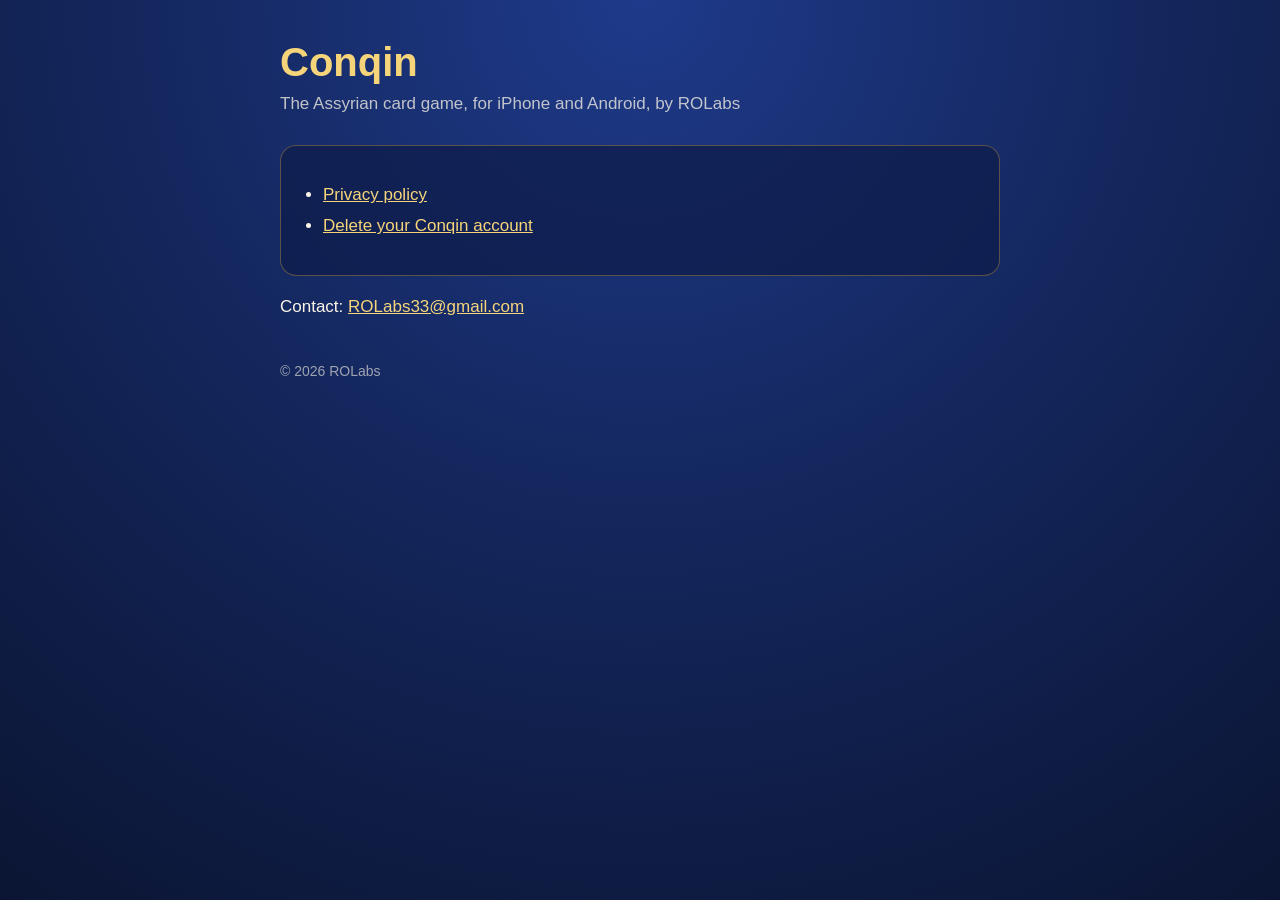
<file: index.html>
<!doctype html>
<html lang="en">
<head>
<meta charset="utf-8">
<meta name="viewport" content="width=device-width, initial-scale=1">
<title>Conqin</title>
<link rel="stylesheet" href="style.css">
</head>
<body>
<main>
<h1>Conqin</h1>
<p class="sub">The Assyrian card game, for iPhone and Android, by ROLabs</p>
<div class="card">
<ul>
<li><a href="privacy.html">Privacy policy</a></li>
<li><a href="delete-account.html">Delete your Conqin account</a></li>
</ul>
</div>
<p>Contact: <a href="mailto:ROLabs33@gmail.com">ROLabs33@gmail.com</a></p>
<footer>© 2026 ROLabs</footer>
</main>
</body>
</html>
</file>
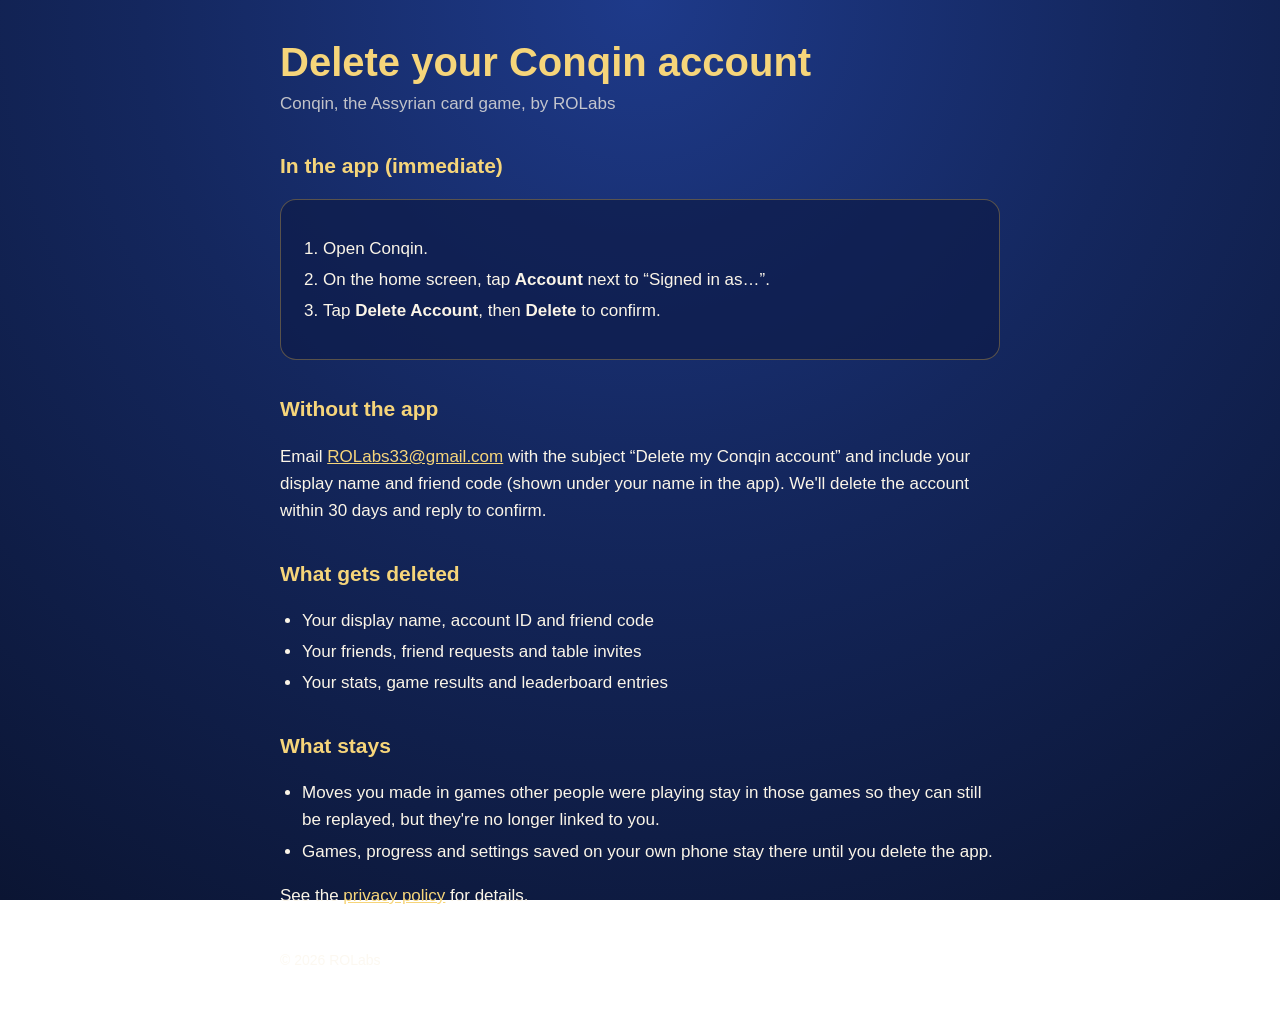
<file: delete-account.html>
<!doctype html>
<html lang="en">
<head>
<meta charset="utf-8">
<meta name="viewport" content="width=device-width, initial-scale=1">
<title>Delete your Conqin account</title>
<link rel="stylesheet" href="style.css">
</head>
<body>
<main>
<h1>Delete your Conqin account</h1>
<p class="sub">Conqin, the Assyrian card game, by ROLabs</p>

<h2>In the app (immediate)</h2>
<div class="card">
<ol>
<li>Open Conqin.</li>
<li>On the home screen, tap <strong>Account</strong> next to “Signed in as…”.</li>
<li>Tap <strong>Delete Account</strong>, then <strong>Delete</strong> to confirm.</li>
</ol>
</div>

<h2>Without the app</h2>
<p>Email <a href="mailto:ROLabs33@gmail.com?subject=Delete%20my%20Conqin%20account">ROLabs33@gmail.com</a> with the subject
“Delete my Conqin account” and include your display name and friend code (shown under your name in the app).
We'll delete the account within 30 days and reply to confirm.</p>

<h2>What gets deleted</h2>
<ul>
<li>Your display name, account ID and friend code</li>
<li>Your friends, friend requests and table invites</li>
<li>Your stats, game results and leaderboard entries</li>
</ul>
<h2>What stays</h2>
<ul>
<li>Moves you made in games other people were playing stay in those games so they can still be replayed, but they're no longer linked to you.</li>
<li>Games, progress and settings saved on your own phone stay there until you delete the app.</li>
</ul>
<p>See the <a href="privacy.html">privacy policy</a> for details.</p>
<footer>© 2026 ROLabs</footer>
</main>
</body>
</html>
</file>
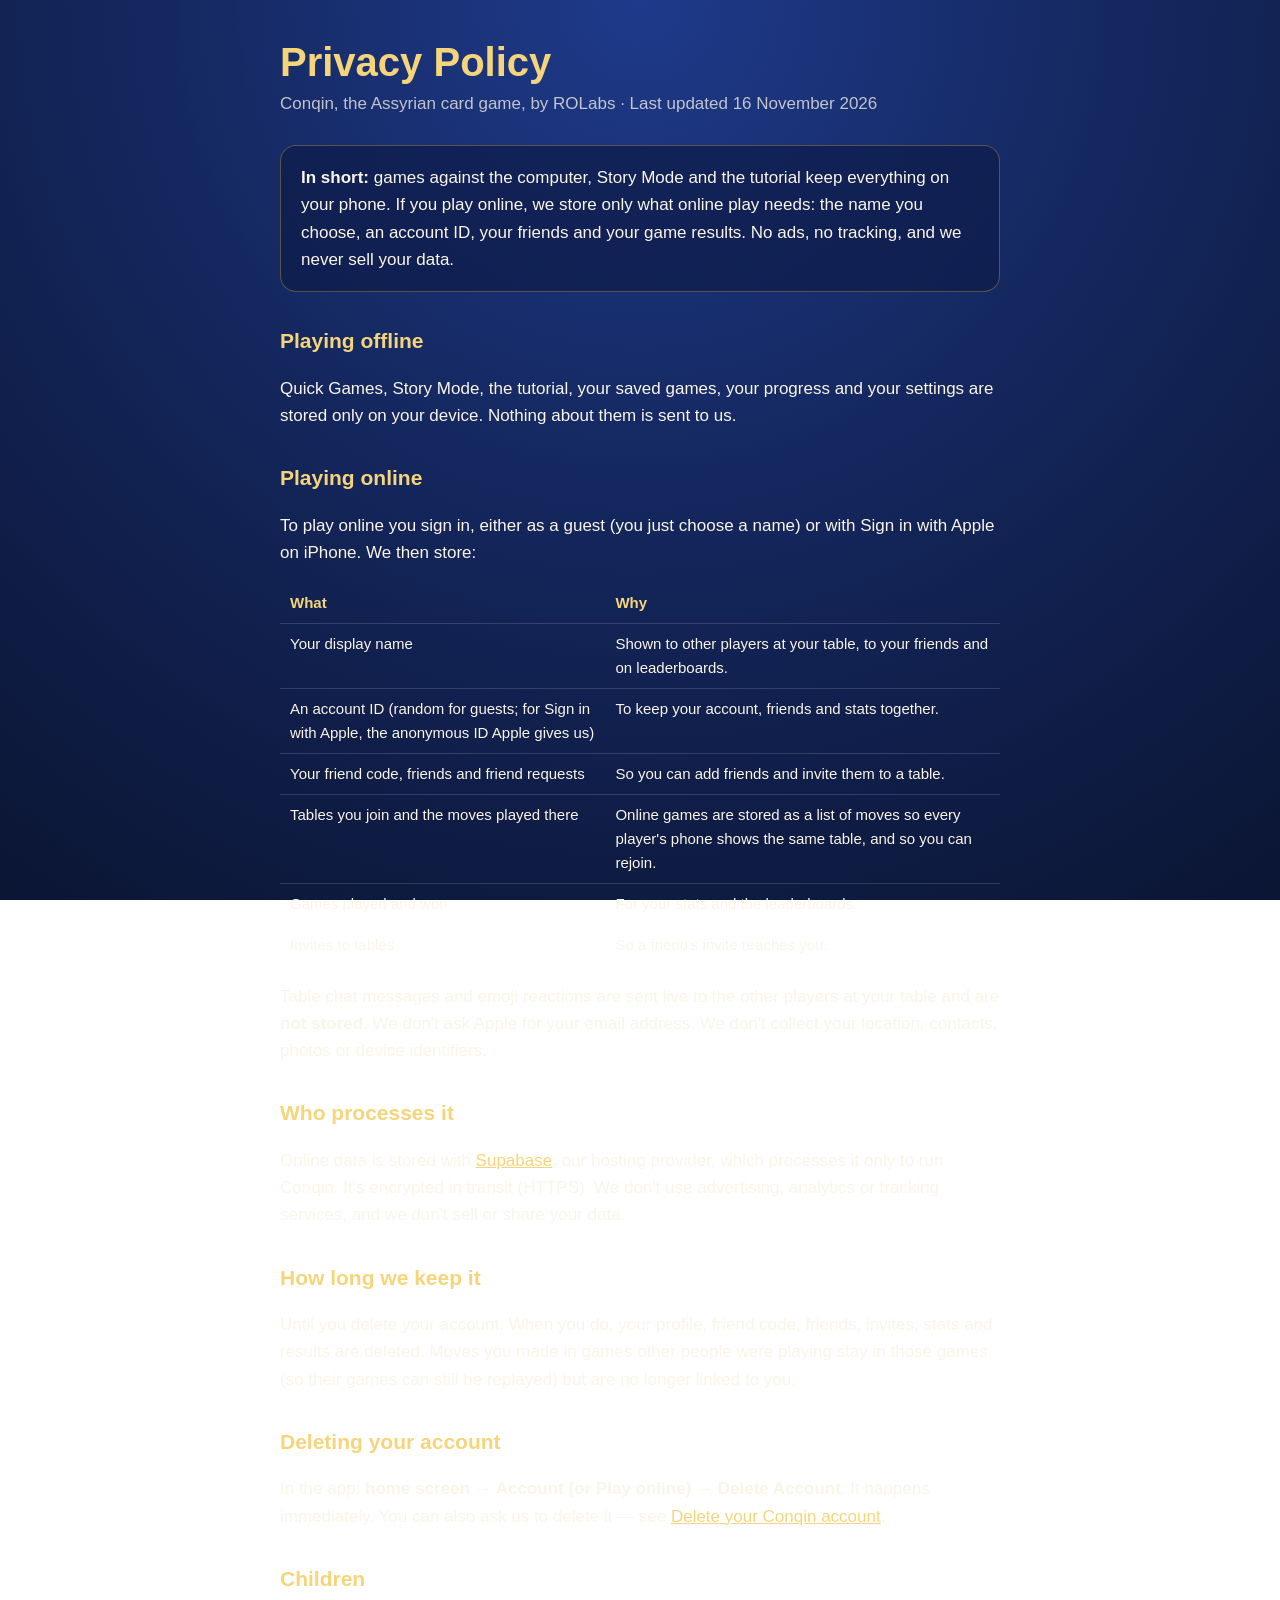
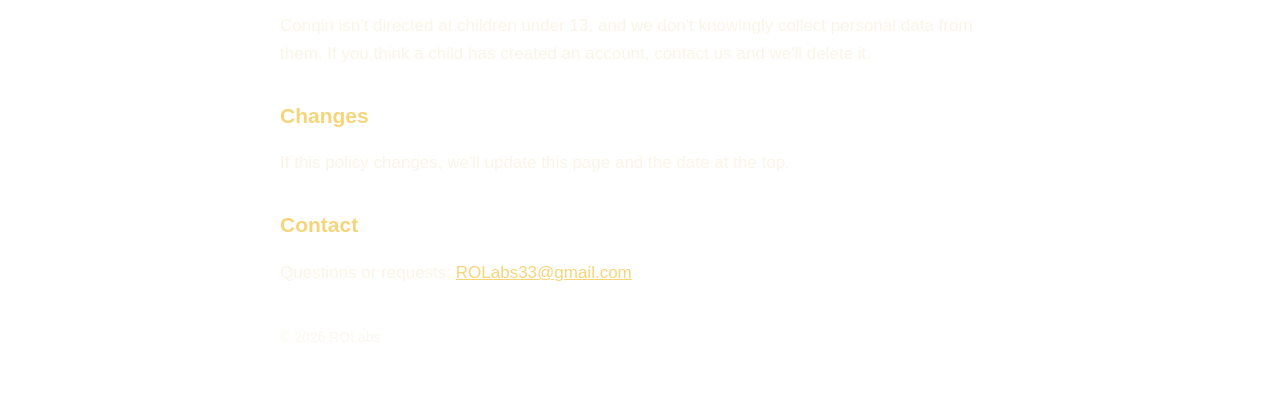
<file: privacy.html>
<!doctype html>
<html lang="en">
<head>
<meta charset="utf-8">
<meta name="viewport" content="width=device-width, initial-scale=1">
<title>Conqin Privacy Policy</title>
<link rel="stylesheet" href="style.css">
</head>
<body>
<main>
<h1>Privacy Policy</h1>
<p class="sub">Conqin, the Assyrian card game, by ROLabs · Last updated 16 November 2026</p>

<div class="card">
<strong>In short:</strong> games against the computer, Story Mode and the tutorial keep everything on your phone.
If you play online, we store only what online play needs: the name you choose, an account ID, your friends and your game results.
No ads, no tracking, and we never sell your data.
</div>

<h2>Playing offline</h2>
<p>Quick Games, Story Mode, the tutorial, your saved games, your progress and your settings are stored only on your device.
Nothing about them is sent to us.</p>

<h2>Playing online</h2>
<p>To play online you sign in, either as a guest (you just choose a name) or with Sign in with Apple on iPhone. We then store:</p>
<table>
<tr><th>What</th><th>Why</th></tr>
<tr><td>Your display name</td><td>Shown to other players at your table, to your friends and on leaderboards.</td></tr>
<tr><td>An account ID (random for guests; for Sign in with Apple, the anonymous ID Apple gives us)</td><td>To keep your account, friends and stats together.</td></tr>
<tr><td>Your friend code, friends and friend requests</td><td>So you can add friends and invite them to a table.</td></tr>
<tr><td>Tables you join and the moves played there</td><td>Online games are stored as a list of moves so every player's phone shows the same table, and so you can rejoin.</td></tr>
<tr><td>Games played and won</td><td>For your stats and the leaderboards.</td></tr>
<tr><td>Invites to tables</td><td>So a friend's invite reaches you.</td></tr>
</table>
<p>Table chat messages and emoji reactions are sent live to the other players at your table and are <strong>not stored</strong>.
We don't ask Apple for your email address. We don't collect your location, contacts, photos or device identifiers.</p>

<h2>Who processes it</h2>
<p>Online data is stored with <a href="https://supabase.com">Supabase</a>, our hosting provider, which processes it only to run Conqin.
It's encrypted in transit (HTTPS). We don't use advertising, analytics or tracking services, and we don't sell or share your data.</p>

<h2>How long we keep it</h2>
<p>Until you delete your account. When you do, your profile, friend code, friends, invites, stats and results are deleted.
Moves you made in games other people were playing stay in those games (so their games can still be replayed) but are no longer linked to you.</p>

<h2>Deleting your account</h2>
<p>In the app: <strong>home screen → Account (or Play online) → Delete Account</strong>. It happens immediately.
You can also ask us to delete it — see <a href="delete-account.html">Delete your Conqin account</a>.</p>

<h2>Children</h2>
<p>Conqin isn't directed at children under 13, and we don't knowingly collect personal data from them.
If you think a child has created an account, contact us and we'll delete it.</p>

<h2>Changes</h2>
<p>If this policy changes, we'll update this page and the date at the top.</p>

<h2>Contact</h2>
<p>Questions or requests: <a href="mailto:ROLabs33@gmail.com">ROLabs33@gmail.com</a></p>

<footer>© 2026 ROLabs</footer>
</main>
</body>
</html>
</file>
<file: style.css>
:root { --night:#0B1533; --lapis:#1E3A8A; --deep:#14275E; --gold:#E3B341; --goldlight:#F6D57A; --ivory:#FBF5E8; }
* { box-sizing: border-box; }
body { margin:0; background: radial-gradient(circle at 50% 0%, var(--lapis), var(--deep) 45%, var(--night)); background-attachment: fixed;
  color: var(--ivory); font: 17px/1.6 -apple-system, "Segoe UI", Roboto, "Nunito", sans-serif; }
main { max-width: 760px; margin: 0 auto; padding: 40px 20px 60px; }
h1 { font-size: 40px; line-height: 1.1; margin: 0 0 6px; color: var(--goldlight); }
h2 { font-size: 21px; margin: 32px 0 8px; color: var(--goldlight); }
.sub { opacity: .75; margin: 0 0 28px; }
.card { background: rgba(14,29,74,.72); border: 1px solid rgba(227,179,65,.35); border-radius: 16px; padding: 18px 20px; margin: 16px 0; }
a { color: var(--goldlight); }
ul, ol { padding-left: 22px; } li { margin: 4px 0; }
table { border-collapse: collapse; width: 100%; font-size: 15px; }
th, td { text-align: left; padding: 8px 10px; border-bottom: 1px solid rgba(251,245,232,.15); vertical-align: top; }
th { color: var(--goldlight); }
footer { margin-top: 40px; opacity: .6; font-size: 14px; }
</file>
